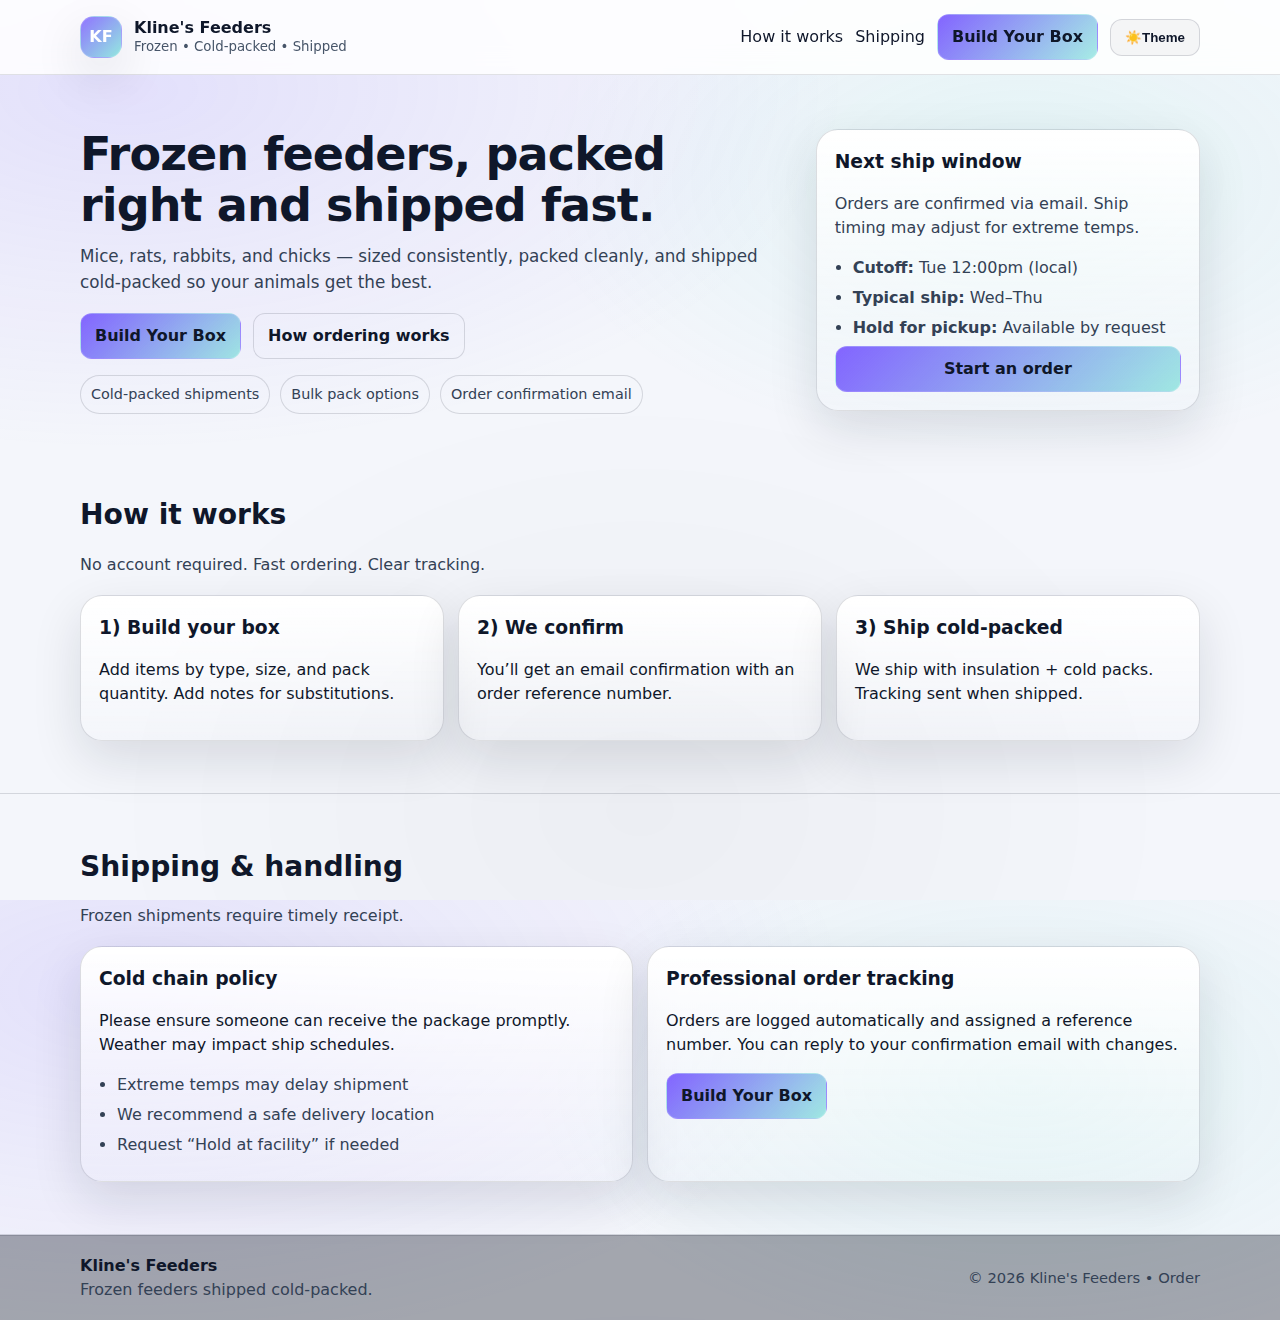
<file: index.html>
<!doctype html>
<html lang="en">
<head>
  <meta charset="utf-8" />
  <meta name="viewport" content="width=device-width, initial-scale=1" />
  <title>Kline's Feeders — Frozen Rodents & Chicks</title>
  <link rel="stylesheet" href="assets/styles.css" />
  <meta name="description" content="Premium frozen feeders shipped cold-packed. Mice, rats, rabbits, and chicks." />
</head>
<body>
  <header class="site-header">
    <div class="container header-inner">
      <a class="brand" href="./index.html">
        <span class="brand-mark">KF</span>
        <span class="brand-text">
          <strong>Kline's Feeders</strong>
          <small>Frozen • Cold-packed • Shipped</small>
        </span>
      </a>
      <nav class="nav">
        <a href="#how">How it works</a>
        <a href="#shipping">Shipping</a>
        <a class="btn btn-primary" href="./order.html">Build Your Box</a>
        <button class="btn btn-ghost" type="button" id="themeToggle" aria-label="Toggle theme">
        <span id="themeIcon">🌙</span>
        <span class="hide-sm">Theme</span>
        </button>
      </nav>
    </div>
  </header>

  <main>
    <section class="hero">
      <div class="container hero-grid">
        <div>
          <h1>Frozen feeders, packed right and shipped fast.</h1>
          <p class="lead">
            Mice, rats, rabbits, and chicks — sized consistently, packed cleanly,
            and shipped cold-packed so your animals get the best.
          </p>

          <div class="hero-cta">
            <a class="btn btn-primary" href="./order.html">Build Your Box</a>
            <a class="btn btn-ghost" href="#how">How ordering works</a>
          </div>

          <div class="hero-badges">
            <span class="badge">Cold-packed shipments</span>
            <span class="badge">Bulk pack options</span>
            <span class="badge">Order confirmation email</span>
          </div>
        </div>

        <div class="card hero-card">
          <h3>Next ship window</h3>
          <p class="muted">
            Orders are confirmed via email. Ship timing may adjust for extreme temps.
          </p>
          <ul class="list">
            <li><strong>Cutoff:</strong> Tue 12:00pm (local)</li>
            <li><strong>Typical ship:</strong> Wed–Thu</li>
            <li><strong>Hold for pickup:</strong> Available by request</li>
          </ul>
          <a class="btn btn-primary btn-block" href="./order.html">Start an order</a>
        </div>
      </div>
    </section>

    <section id="how" class="section">
      <div class="container">
        <div class="section-head">
          <h2>How it works</h2>
          <p class="muted">No account required. Fast ordering. Clear tracking.</p>
        </div>

        <div class="grid-3">
          <div class="card">
            <h3>1) Build your box</h3>
            <p>Add items by type, size, and pack quantity. Add notes for substitutions.</p>
          </div>
          <div class="card">
            <h3>2) We confirm</h3>
            <p>You’ll get an email confirmation with an order reference number.</p>
          </div>
          <div class="card">
            <h3>3) Ship cold-packed</h3>
            <p>We ship with insulation + cold packs. Tracking sent when shipped.</p>
          </div>
        </div>
      </div>
    </section>

    <section id="shipping" class="section section-alt">
      <div class="container">
        <div class="section-head">
          <h2>Shipping & handling</h2>
          <p class="muted">Frozen shipments require timely receipt.</p>
        </div>

        <div class="grid-2">
          <div class="card">
            <h3>Cold chain policy</h3>
            <p>
              Please ensure someone can receive the package promptly. Weather may impact ship schedules.
            </p>
            <ul class="list">
              <li>Extreme temps may delay shipment</li>
              <li>We recommend a safe delivery location</li>
              <li>Request “Hold at facility” if needed</li>
            </ul>
          </div>
          <div class="card">
            <h3>Professional order tracking</h3>
            <p>
              Orders are logged automatically and assigned a reference number.
              You can reply to your confirmation email with changes.
            </p>
            <a class="btn btn-primary" href="./order.html">Build Your Box</a>
          </div>
        </div>
      </div>
    </section>
  </main>

  <footer class="site-footer">
    <div class="container footer-inner">
      <div>
        <strong>Kline's Feeders</strong>
        <div class="muted">Frozen feeders shipped cold-packed.</div>
      </div>
      <div class="muted small">
        © <span id="year"></span> Kline's Feeders • <a href="./order.html">Order</a>
      </div>
    </div>
  </footer>

  <script>
    document.getElementById("year").textContent = new Date().getFullYear();
  </script>
  <script src="assets/theme.js"></script>

</body>
</html>
</file>
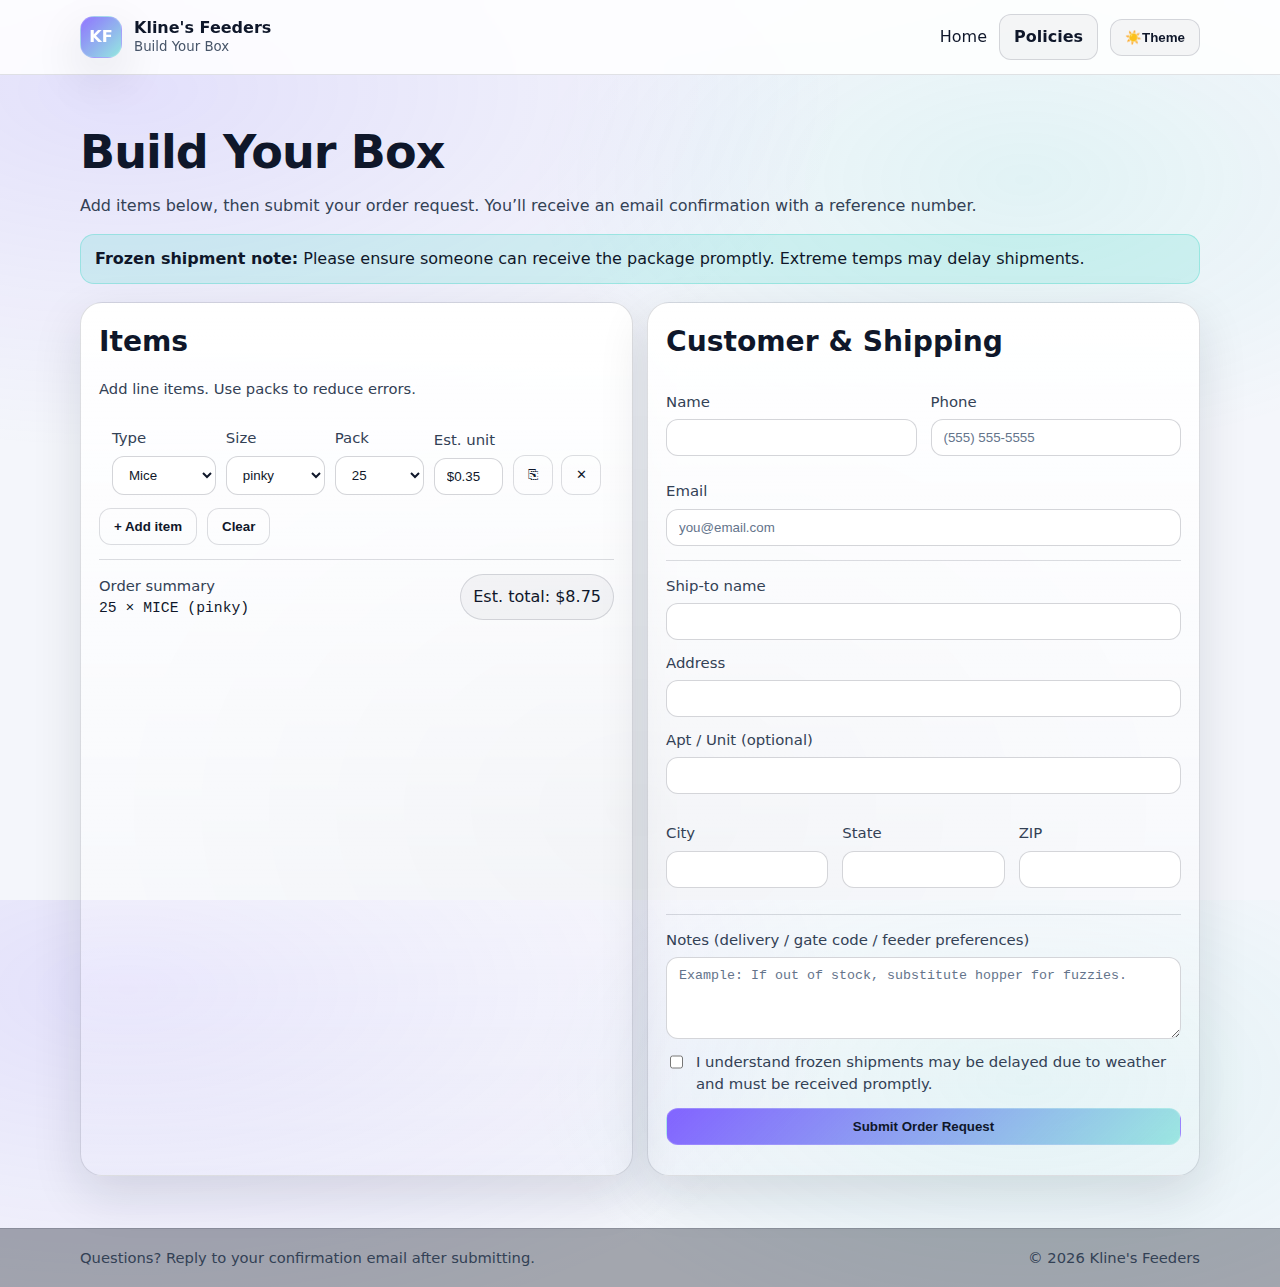
<file: order.html>
<!doctype html>
<html lang="en">
<head>
  <meta charset="utf-8" />
  <meta name="viewport" content="width=device-width, initial-scale=1" />
  <title>Build Your Box — Kline's Feeders</title>
  <link rel="stylesheet" href="assets/styles.css" />
  <meta name="description" content="Build your frozen feeder shipment. Submit an order request and receive confirmation by email." />
</head>
<body>
  <header class="site-header">
    <div class="container header-inner">
      <a class="brand" href="/">
        <span class="brand-mark">KF</span>
        <span class="brand-text">
          <strong>Kline's Feeders</strong>
          <small>Build Your Box</small>
        </span>
      </a>
      <nav class="nav">
        <a href="./index.html">Home</a>
        <a class="btn btn-ghost" href="#policies">Policies</a>
        <button class="btn btn-ghost" type="button" id="themeToggle" aria-label="Toggle theme">
        <span id="themeIcon">🌙</span>
        <span class="hide-sm">Theme</span>
        </button>
      </nav>
    </div>
  </header>

  <main class="section">
    <div class="container">
      <div class="page-head">
        <h1>Build Your Box</h1>
        <p class="muted">
          Add items below, then submit your order request. You’ll receive an email confirmation with a reference number.
        </p>
      </div>

      <div class="notice">
        <strong>Frozen shipment note:</strong>
        Please ensure someone can receive the package promptly. Extreme temps may delay shipments.
      </div>

      <div class="grid-2">
        <section class="card">
          <h2 class="card-title">Items</h2>
          <p class="muted small">Add line items. Use packs to reduce errors.</p>

          <div id="items" class="items"></div>

          <div class="row gap">
            <button id="addItem" class="btn btn-ghost" type="button">+ Add item</button>
            <button id="clearItems" class="btn btn-ghost" type="button">Clear</button>
          </div>

          <div class="divider"></div>

          <div class="row space-between">
            <div>
              <div class="muted small">Order summary</div>
              <div id="summary" class="mono small"></div>
            </div>
            <div class="pill" title="This is optional / approximate">
              Est. total: <span id="estTotal">$0.00</span>
            </div>
          </div>
        </section>

        <section class="card">
          <h2 class="card-title">Customer & Shipping</h2>

          <form id="orderForm">
            <!-- Anti-bot honeypot (hidden) -->
            <div class="hp">
              <label>Leave this blank</label>
              <input type="text" name="company" autocomplete="off" tabindex="-1" />
            </div>

            <div class="grid-2">
              <div class="field">
                <label for="customerName">Name</label>
                <input id="customerName" name="customerName" required />
              </div>
              <div class="field">
                <label for="phone">Phone</label>
                <input id="phone" name="phone" inputmode="tel" placeholder="(555) 555-5555" />
              </div>
            </div>

            <div class="field">
              <label for="email">Email</label>
              <input id="email" name="email" type="email" required placeholder="you@email.com" />
            </div>

            <div class="divider"></div>

            <div class="field">
              <label for="shipToName">Ship-to name</label>
              <input id="shipToName" name="shipToName" required />
            </div>

            <div class="field">
              <label for="address1">Address</label>
              <input id="address1" name="address1" required />
            </div>

            <div class="field">
              <label for="address2">Apt / Unit (optional)</label>
              <input id="address2" name="address2" />
            </div>

            <div class="grid-3">
              <div class="field">
                <label for="city">City</label>
                <input id="city" name="city" required />
              </div>
              <div class="field">
                <label for="state">State</label>
                <input id="state" name="state" required maxlength="2" placeholder="" />
              </div>
              <div class="field">
                <label for="zip">ZIP</label>
                <input id="zip" name="zip" required inputmode="numeric" />
              </div>
            </div>

            <div class="divider"></div>

            <!-- <div class="grid-2">
              <div class="field">
                <label for="shipPref">Ship preference</label>
                <select id="shipPref" name="shipPref" required>
                  <option value="next_available">Next available</option>
                  <option value="hold_for_pickup">Hold for pickup (carrier)</option>
                  <option value="deliver_weekday">Weekday delivery</option>
                  <option value="deliver_weekend">Weekend delivery (if available)</option>
                </select>
              </div>

              <div class="field">
                <label for="subsAllowed">Substitutions allowed?</label>
                <select id="subsAllowed" name="subsAllowed" required>
                  <option value="yes">Yes — size up/down OK</option>
                  <option value="no">No — confirm first</option>
                </select>
              </div>
            </div> -->

            <div class="field">
              <label for="notes">Notes (delivery / gate code / feeder preferences)</label>
              <textarea id="notes" name="notes" rows="4" placeholder="Example: If out of stock, substitute hopper for fuzzies."></textarea>
            </div>

            <div id="policies" class="field checkbox">
              <input id="policyAgree" type="checkbox" required />
              <label for="policyAgree">
                I understand frozen shipments may be delayed due to weather and must be received promptly.
              </label>
            </div>

            <button id="submitBtn" class="btn btn-primary btn-block" type="submit">
              Submit Order Request
            </button>

            <div id="formStatus" class="status" role="status" aria-live="polite"></div>
          </form>
        </section>
      </div>
    </div>
  </main>

  <footer class="site-footer">
    <div class="container footer-inner">
      <div class="muted small">
        Questions? Reply to your confirmation email after submitting.
      </div>
      <div class="muted small">© <span id="year"></span> Kline's Feeders</div>
    </div>
  </footer>

  <script>
    document.getElementById("year").textContent = new Date().getFullYear();
  </script>
  <script src="assets/theme.js"></script>
  <script src="assets/order.js"></script>
</body>
</html>
</file>
<file: assets/styles.css>
/* Default variables = DARK theme */
:root{
  --bg: #0b1020;
  --card: rgba(255,255,255,.06);
  --card2: rgba(255,255,255,.09);
  --text: rgba(255,255,255,.92);
  --muted: rgba(255,255,255,.72);
  --muter: rgba(255,255,255,.55);
  --border: rgba(255,255,255,.12);
  --ring: rgba(255,255,255,.22);
  --accent: #7c5cff;
  --accent2: #3dd6c6;
  --shadow: 0 16px 48px rgba(0,0,0,.45);
  --radius: 18px;
  --radius2: 22px;
  --mono: ui-monospace, SFMono-Regular, Menlo, Monaco, Consolas, "Liberation Mono", "Courier New", monospace;
  --sans: ui-sans-serif, system-ui, -apple-system, Segoe UI, Roboto, Helvetica, Arial, "Apple Color Emoji","Segoe UI Emoji";
}

/* LIGHT theme overrides */
html[data-theme="light"]{
  --bg: #f4f6fb;

  /* Cards should be WHITE in light mode */
  --card: #ffffff;
  --card2: #ffffff;

  /* Text contrast */
  --text: #0f172a;      /* slate-900 */
  --muted: #334155;     /* slate-700 */
  --muter: #475569;     /* slate-600 */

  /* Borders & focus */
  --border: rgba(15,23,42,.14);
  --ring: rgba(124,92,255,.35);

  /* Softer shadow for light */
  --shadow: 0 18px 50px rgba(15,23,42,.12);
}

html[data-theme="light"] .site-header{
  background: rgba(255,255,255,.85);
  border-bottom: 1px solid rgba(15,23,42,.12);
}

html[data-theme="light"] .brand-mark{
  color: white;
}

html[data-theme="light"] .nav .btn-ghost{
  background: rgba(15,23,42,.04);
}

html[data-theme="light"] input,
html[data-theme="light"] select,
html[data-theme="light"] textarea{
  background: #ffffff;
  color: #0f172a;
  border-color: rgba(15,23,42,.18);
}

html[data-theme="light"] input::placeholder,
html[data-theme="light"] textarea::placeholder{
  color: #64748b; /* slate-500 */
}

html[data-theme="light"] .notice{
  background: rgba(61,214,198,.18);
  color: #0f172a;
  border-color: rgba(61,214,198,.35);
}

html[data-theme="light"] .pill{
  background: rgba(15,23,42,.04);
  color: #0f172a;
}



*{ box-sizing: border-box; }
html,body{ height:100%; }
body{
  margin:0;
  font-family: var(--sans);
  color: var(--text);
  background:
    radial-gradient(1200px 600px at 10% 10%, rgba(124,92,255,.22), transparent 60%),
    radial-gradient(900px 500px at 80% 20%, rgba(61,214,198,.14), transparent 55%),
    radial-gradient(900px 700px at 50% 90%, rgba(0,0,0,.06), transparent 60%),
    var(--bg);
  line-height: 1.5;
}

html[data-theme="light"] body{
  background:
    radial-gradient(1200px 600px at 10% 10%, rgba(124,92,255,.14), transparent 60%),
    radial-gradient(900px 500px at 80% 20%, rgba(61,214,198,.10), transparent 55%),
    radial-gradient(900px 700px at 50% 90%, rgba(0,0,0,.03), transparent 60%),
    var(--bg);
}


a{ color: inherit; text-decoration: none; }
a:hover{ text-decoration: underline; }

.container{
  width: min(1120px, calc(100% - 40px));
  margin: 0 auto;
}

.site-header{
  position: sticky;
  top: 0;
  z-index: 50;
  backdrop-filter: blur(12px);
  background: rgba(11,16,32,.55);
  border-bottom: 1px solid var(--border);
}

.header-inner{
  display:flex;
  align-items:center;
  justify-content: space-between;
  padding: 14px 0;
  gap: 16px;
}

.brand{
  display:flex;
  align-items:center;
  gap: 12px;
}
.brand-mark{
  width: 42px;
  height: 42px;
  display:grid;
  place-items:center;
  background: linear-gradient(135deg, rgba(124,92,255,.85), rgba(61,214,198,.55));
  border: 1px solid rgba(255,255,255,.18);
  border-radius: 14px;
  box-shadow: var(--shadow);
  font-weight: 800;
}
.brand-text{
  display:flex;
  flex-direction: column;
  line-height: 1.1;
}
.brand-text small{
  color: var(--muter);
  margin-top: 4px;
}

.nav{
  display:flex;
  align-items:center;
  gap: 12px;
  flex-wrap: wrap;
}

.section{
  padding: 52px 0;
}
.section-alt{
  background: rgba(255,255,255,.03);
  border-top: 1px solid var(--border);
  border-bottom: 1px solid var(--border);
}

.hero{
  padding: 54px 0 28px;
}
.hero-grid{
  display:grid;
  grid-template-columns: 1.3fr .7fr;
  gap: 22px;
  align-items: start;
}

h1{
  font-size: clamp(2rem, 3.6vw, 3.1rem);
  line-height: 1.1;
  margin: 0 0 14px 0;
  letter-spacing: -0.02em;
}
h2{
  font-size: clamp(1.4rem, 2.2vw, 2rem);
  margin: 0 0 10px 0;
}
h3{
  margin: 0 0 8px 0;
}
.lead{
  font-size: 1.05rem;
  color: var(--muted);
  margin: 0 0 18px 0;
}

.hero-cta{
  display:flex;
  gap: 12px;
  flex-wrap: wrap;
  margin-bottom: 16px;
}

.hero-badges{
  display:flex;
  flex-wrap: wrap;
  gap: 10px;
}
.badge{
  padding: 8px 10px;
  border: 1px solid var(--border);
  background: rgba(255,255,255,.04);
  border-radius: 999px;
  color: var(--muted);
  font-size: .9rem;
}

.card{
  background: linear-gradient(180deg, var(--card), rgba(255,255,255,.04));
  border: 1px solid var(--border);
  border-radius: var(--radius2);
  box-shadow: var(--shadow);
  padding: 18px;
}

.hero-card h3{ margin-bottom: 8px; }
.list{
  margin: 12px 0 0 18px;
  padding: 0;
  color: var(--muted);
}
.list li{ margin: 6px 0; }

.section-head{
  margin-bottom: 18px;
}
.muted{ color: var(--muted); }
.muter{ color: var(--muter); }
.small{ font-size: .92rem; }
.mono{ font-family: var(--mono); }

.grid-3{
  display:grid;
  grid-template-columns: repeat(3, 1fr);
  gap: 14px;
}
.grid-2{
  display:grid;
  grid-template-columns: 1fr 1fr;
  gap: 14px;
}
.grid-3{ margin-top: 16px; }
.grid-2{ margin-top: 16px; }

.page-head{
  margin-bottom: 16px;
}
.notice{
  margin: 12px 0 18px;
  padding: 12px 14px;
  border: 1px solid rgba(255,255,255,.16);
  background: rgba(61,214,198,.10);
  border-radius: 14px;
  color: rgba(255,255,255,.88);
}

.btn{
  display:inline-flex;
  align-items:center;
  justify-content:center;
  border-radius: 12px;
  padding: 10px 14px;
  border: 1px solid var(--border);
  background: rgba(255,255,255,.05);
  color: var(--text);
  cursor: pointer;
  font-weight: 650;
  transition: transform .05s ease, background .15s ease, border-color .15s ease;
  text-decoration: none;
}
.btn:hover{
  background: rgba(255,255,255,.09);
  border-color: rgba(255,255,255,.20);
  text-decoration: none;
}
.btn:active{ transform: translateY(1px); }
.btn-primary{
  background: linear-gradient(135deg, rgba(124,92,255,.95), rgba(61,214,198,.45));
  border-color: rgba(255,255,255,.18);
}
.btn-ghost{
  background: rgba(255,255,255,.03);
}
.btn-block{ width: 100%; }

.field{
  display:flex;
  flex-direction: column;
  gap: 6px;
  margin: 12px 0;
}
label{
  color: var(--muted);
  font-size: .93rem;
}
input, select, textarea{
  width: 100%;
  border-radius: 12px;
  border: 1px solid var(--border);
  background: rgba(11,16,32,.35);
  color: var(--text);
  padding: 10px 12px;
  outline: none;
}
input:focus, select:focus, textarea:focus{
  border-color: rgba(255,255,255,.22);
  box-shadow: 0 0 0 4px rgba(124,92,255,.18);
}

.checkbox{
  flex-direction: row;
  align-items: flex-start;
  gap: 10px;
}
.checkbox input{
  width: 18px;
  height: 18px;
  margin-top: 2px;
}

.divider{
  height: 1px;
  background: var(--border);
  margin: 14px 0;
}

.row{
  display:flex;
  align-items:center;
}
.space-between{ justify-content: space-between; }
.gap{ gap: 10px; }

.pill{
  border: 1px solid var(--border);
  background: rgba(255,255,255,.04);
  padding: 10px 12px;
  border-radius: 999px;
  color: var(--muted);
  white-space: nowrap;
}

.status{
  margin-top: 12px;
  color: var(--muted);
}
.status.ok{ color: rgba(61,214,198,.92); }
.status.err{ color: rgba(255,120,120,.92); }

.site-footer{
  border-top: 1px solid var(--border);
  padding: 18px 0;
  background: rgba(11,16,32,.35);
}
.footer-inner{
  display:flex;
  justify-content: space-between;
  align-items: center;
  gap: 14px;
  flex-wrap: wrap;
}

/* Order Items UI */
.items{
  display:flex;
  flex-direction: column;
  gap: 10px;
  margin-top: 12px;
}
.item-row{
  display:grid;
  grid-template-columns: 1.05fr 1fr 0.9fr 0.7fr auto;
  gap: 10px;
  align-items: end;
  padding: 12px;
  border: 1px solid rgba(255,255,255,.12);
  border-radius: 16px;
  background: rgba(255,255,255,.03);
}
.item-row .field{ margin: 0; }
.item-actions{
  display:flex;
  gap: 8px;
  align-items: center;
  justify-content: flex-end;
}
.icon-btn{
  width: 40px;
  height: 40px;
  border-radius: 12px;
  border: 1px solid var(--border);
  background: rgba(255,255,255,.04);
  color: var(--text);
  cursor: pointer;
}
.icon-btn:hover{ background: rgba(255,255,255,.08); }
.hp{ display:none; }

/* Responsive */
@media (max-width: 980px){
  .hero-grid{ grid-template-columns: 1fr; }
  .grid-3{ grid-template-columns: 1fr; }
  .grid-2{ grid-template-columns: 1fr; }
  .item-row{
    grid-template-columns: 1fr 1fr;
  }
}

@media (max-width: 520px){
  .hide-sm{ display:none; }
}
</file>
